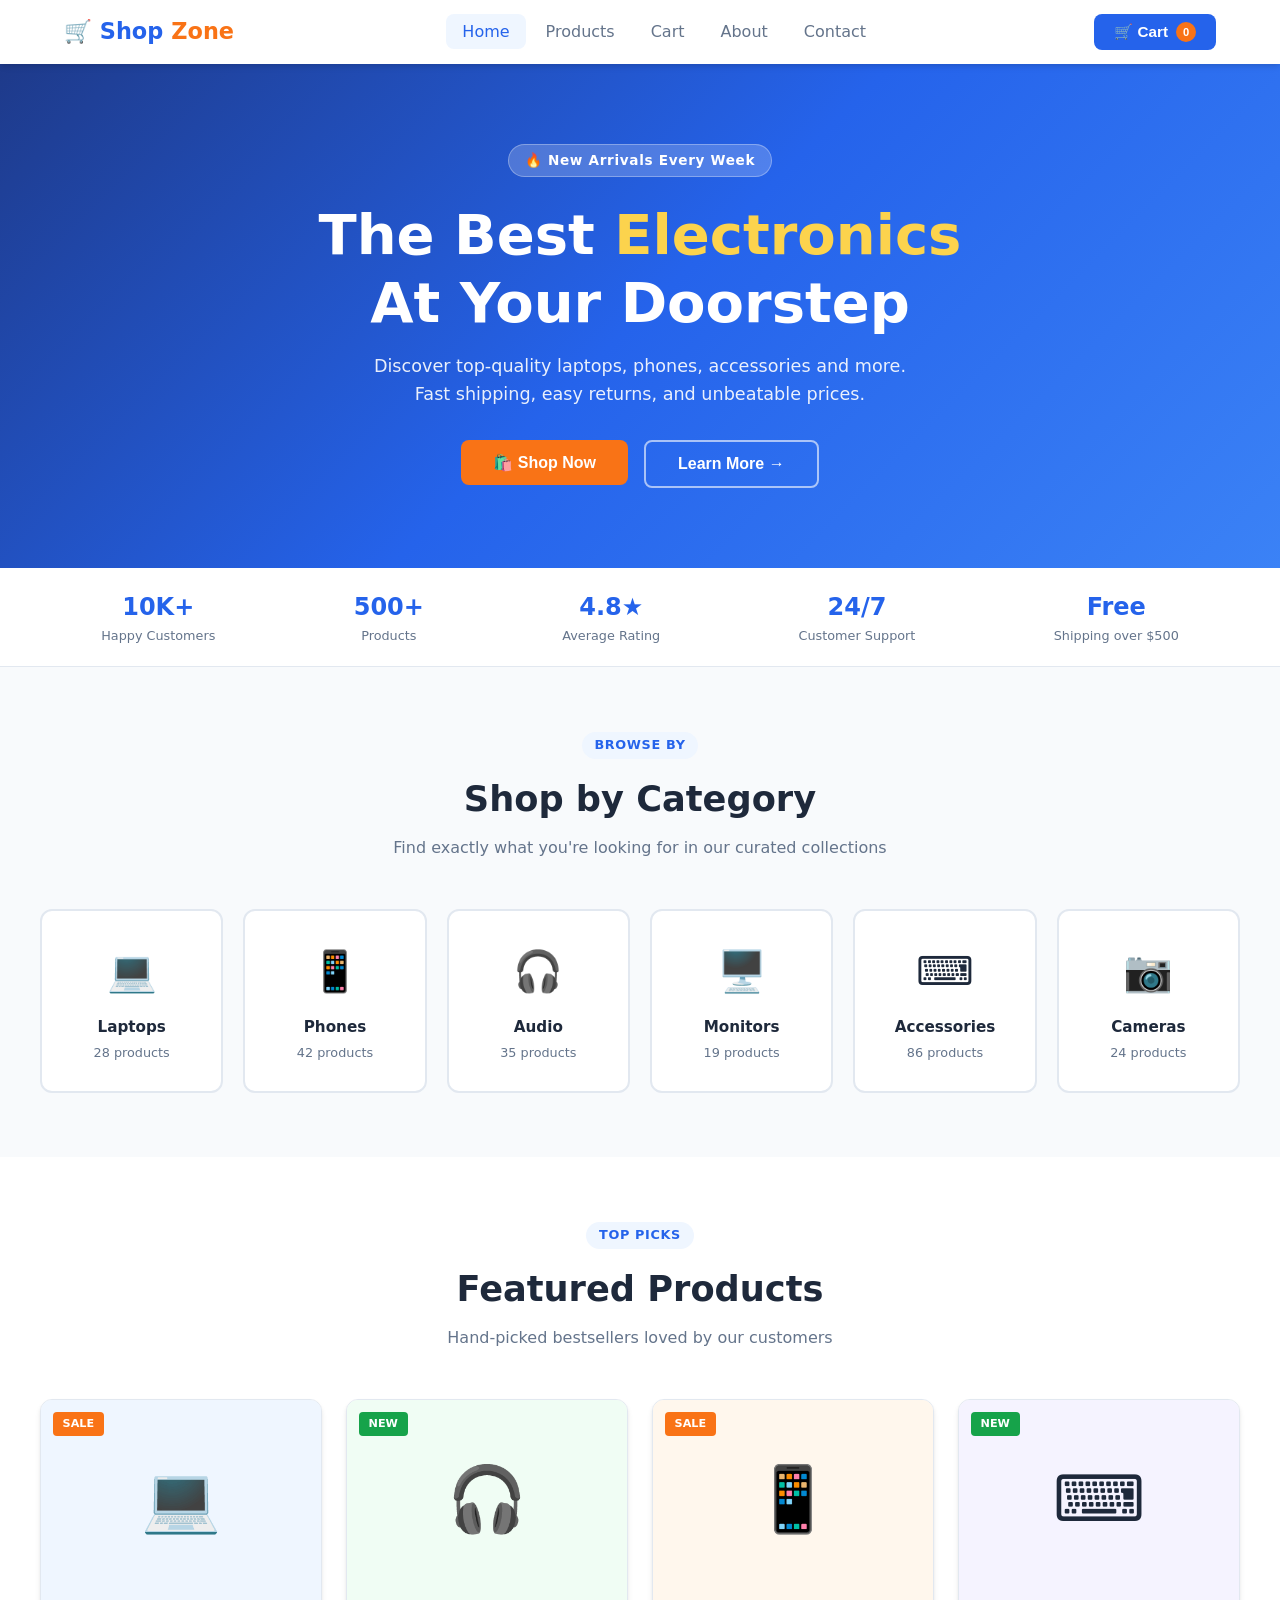
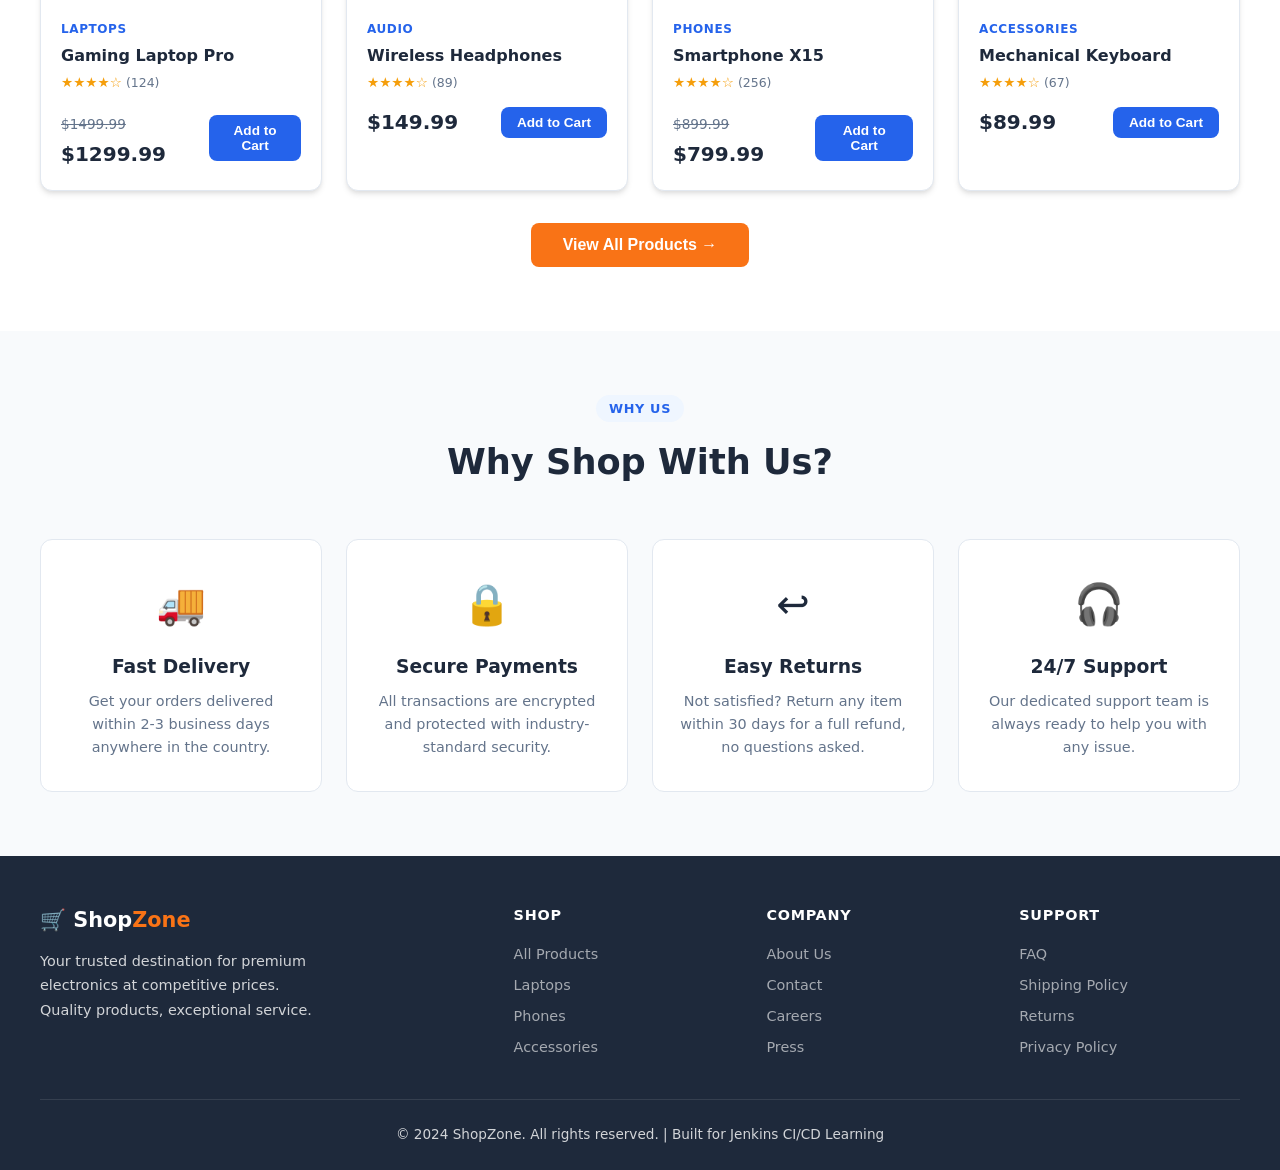
<file: ecommerce_app/src/main/webapp/index.html>
<!DOCTYPE html>
<html lang="en">
<head>
    <meta charset="UTF-8">
    <meta name="viewport" content="width=device-width, initial-scale=1.0">
    <title>ShopZone - Your One-Stop Electronics Store</title>
    <link rel="stylesheet" href="css/style.css">
</head>
<body>

<!-- ===== Navbar ===== -->
<nav class="navbar">
    <div class="nav-container">
        <a href="index.html" class="nav-logo">🛒 Shop<span>Zone</span></a>
        <ul class="nav-links">
            <li><a href="index.html" class="active">Home</a></li>
            <li><a href="products.html">Products</a></li>
            <li><a href="cart.html">Cart</a></li>
            <li><a href="about.html">About</a></li>
            <li><a href="contact.html">Contact</a></li>
        </ul>
        <div class="nav-actions">
            <a href="cart.html">
                <button class="cart-btn">
                    🛒 Cart <span class="cart-count">0</span>
                </button>
            </a>
        </div>
    </div>
</nav>

<!-- ===== Hero ===== -->
<section class="hero">
    <div class="hero-content">
        <div class="hero-badge">🔥 New Arrivals Every Week</div>
        <h1>The Best <span>Electronics</span><br>At Your Doorstep</h1>
        <p>Discover top-quality laptops, phones, accessories and more. Fast shipping, easy returns, and unbeatable prices.</p>
        <div class="hero-buttons">
            <a href="products.html"><button class="btn-primary">🛍️ Shop Now</button></a>
            <a href="about.html"><button class="btn-outline">Learn More →</button></a>
        </div>
    </div>
</section>

<!-- ===== Stats Bar ===== -->
<div class="stats-bar">
    <div class="stats-container">
        <div class="stat-item">
            <div class="stat-value">10K+</div>
            <div class="stat-label">Happy Customers</div>
        </div>
        <div class="stat-item">
            <div class="stat-value">500+</div>
            <div class="stat-label">Products</div>
        </div>
        <div class="stat-item">
            <div class="stat-value">4.8★</div>
            <div class="stat-label">Average Rating</div>
        </div>
        <div class="stat-item">
            <div class="stat-value">24/7</div>
            <div class="stat-label">Customer Support</div>
        </div>
        <div class="stat-item">
            <div class="stat-value">Free</div>
            <div class="stat-label">Shipping over $500</div>
        </div>
    </div>
</div>

<!-- ===== Categories ===== -->
<section class="section">
    <div class="container">
        <div class="section-header">
            <div class="section-tag">Browse By</div>
            <h2>Shop by Category</h2>
            <p>Find exactly what you're looking for in our curated collections</p>
        </div>
        <div class="categories-grid">
            <a href="products.html" class="category-card">
                <div class="category-icon">💻</div>
                <h3>Laptops</h3>
                <p>28 products</p>
            </a>
            <a href="products.html" class="category-card">
                <div class="category-icon">📱</div>
                <h3>Phones</h3>
                <p>42 products</p>
            </a>
            <a href="products.html" class="category-card">
                <div class="category-icon">🎧</div>
                <h3>Audio</h3>
                <p>35 products</p>
            </a>
            <a href="products.html" class="category-card">
                <div class="category-icon">🖥️</div>
                <h3>Monitors</h3>
                <p>19 products</p>
            </a>
            <a href="products.html" class="category-card">
                <div class="category-icon">⌨️</div>
                <h3>Accessories</h3>
                <p>86 products</p>
            </a>
            <a href="products.html" class="category-card">
                <div class="category-icon">📷</div>
                <h3>Cameras</h3>
                <p>24 products</p>
            </a>
        </div>
    </div>
</section>

<!-- ===== Featured Products ===== -->
<section class="section section-alt">
    <div class="container">
        <div class="section-header">
            <div class="section-tag">Top Picks</div>
            <h2>Featured Products</h2>
            <p>Hand-picked bestsellers loved by our customers</p>
        </div>
        <div class="products-grid" id="featured-grid"></div>
        <div style="text-align:center; margin-top:2rem;">
            <a href="products.html"><button class="btn-primary">View All Products →</button></a>
        </div>
    </div>
</section>

<!-- ===== Features ===== -->
<section class="section">
    <div class="container">
        <div class="section-header">
            <div class="section-tag">Why Us</div>
            <h2>Why Shop With Us?</h2>
        </div>
        <div class="features-grid">
            <div class="feature-card">
                <div class="feature-icon">🚚</div>
                <h3>Fast Delivery</h3>
                <p>Get your orders delivered within 2-3 business days anywhere in the country.</p>
            </div>
            <div class="feature-card">
                <div class="feature-icon">🔒</div>
                <h3>Secure Payments</h3>
                <p>All transactions are encrypted and protected with industry-standard security.</p>
            </div>
            <div class="feature-card">
                <div class="feature-icon">↩️</div>
                <h3>Easy Returns</h3>
                <p>Not satisfied? Return any item within 30 days for a full refund, no questions asked.</p>
            </div>
            <div class="feature-card">
                <div class="feature-icon">🎧</div>
                <h3>24/7 Support</h3>
                <p>Our dedicated support team is always ready to help you with any issue.</p>
            </div>
        </div>
    </div>
</section>

<!-- ===== Footer ===== -->
<footer class="footer">
    <div class="footer-grid">
        <div class="footer-brand">
            <div class="logo">🛒 Shop<span>Zone</span></div>
            <p>Your trusted destination for premium electronics at competitive prices. Quality products, exceptional service.</p>
        </div>
        <div class="footer-col">
            <h4>Shop</h4>
            <a href="products.html">All Products</a>
            <a href="products.html">Laptops</a>
            <a href="products.html">Phones</a>
            <a href="products.html">Accessories</a>
        </div>
        <div class="footer-col">
            <h4>Company</h4>
            <a href="about.html">About Us</a>
            <a href="contact.html">Contact</a>
            <a href="#">Careers</a>
            <a href="#">Press</a>
        </div>
        <div class="footer-col">
            <h4>Support</h4>
            <a href="#">FAQ</a>
            <a href="#">Shipping Policy</a>
            <a href="#">Returns</a>
            <a href="#">Privacy Policy</a>
        </div>
    </div>
    <div class="footer-bottom">
        <p>&copy; 2024 ShopZone. All rights reserved. | Built for Jenkins CI/CD Learning</p>
    </div>
</footer>

<script src="js/app.js"></script>
</body>
</html>
</file>
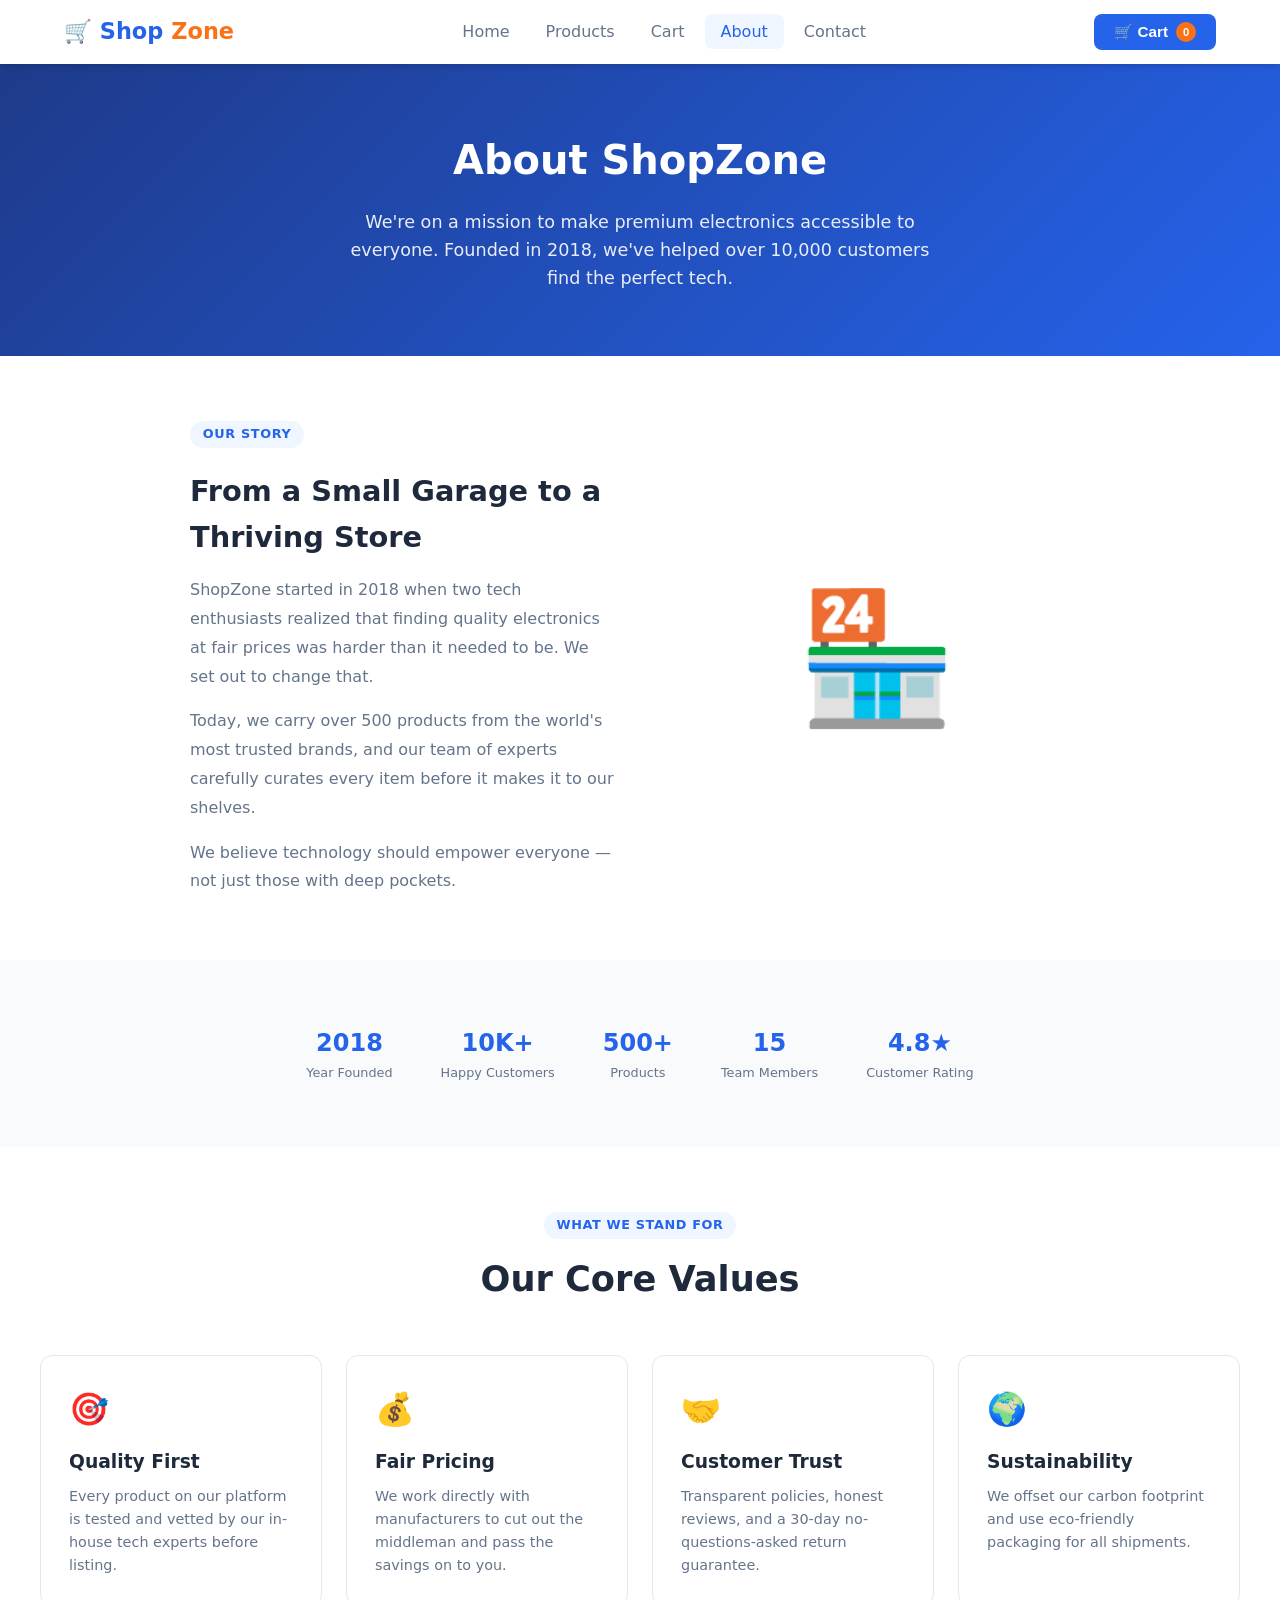
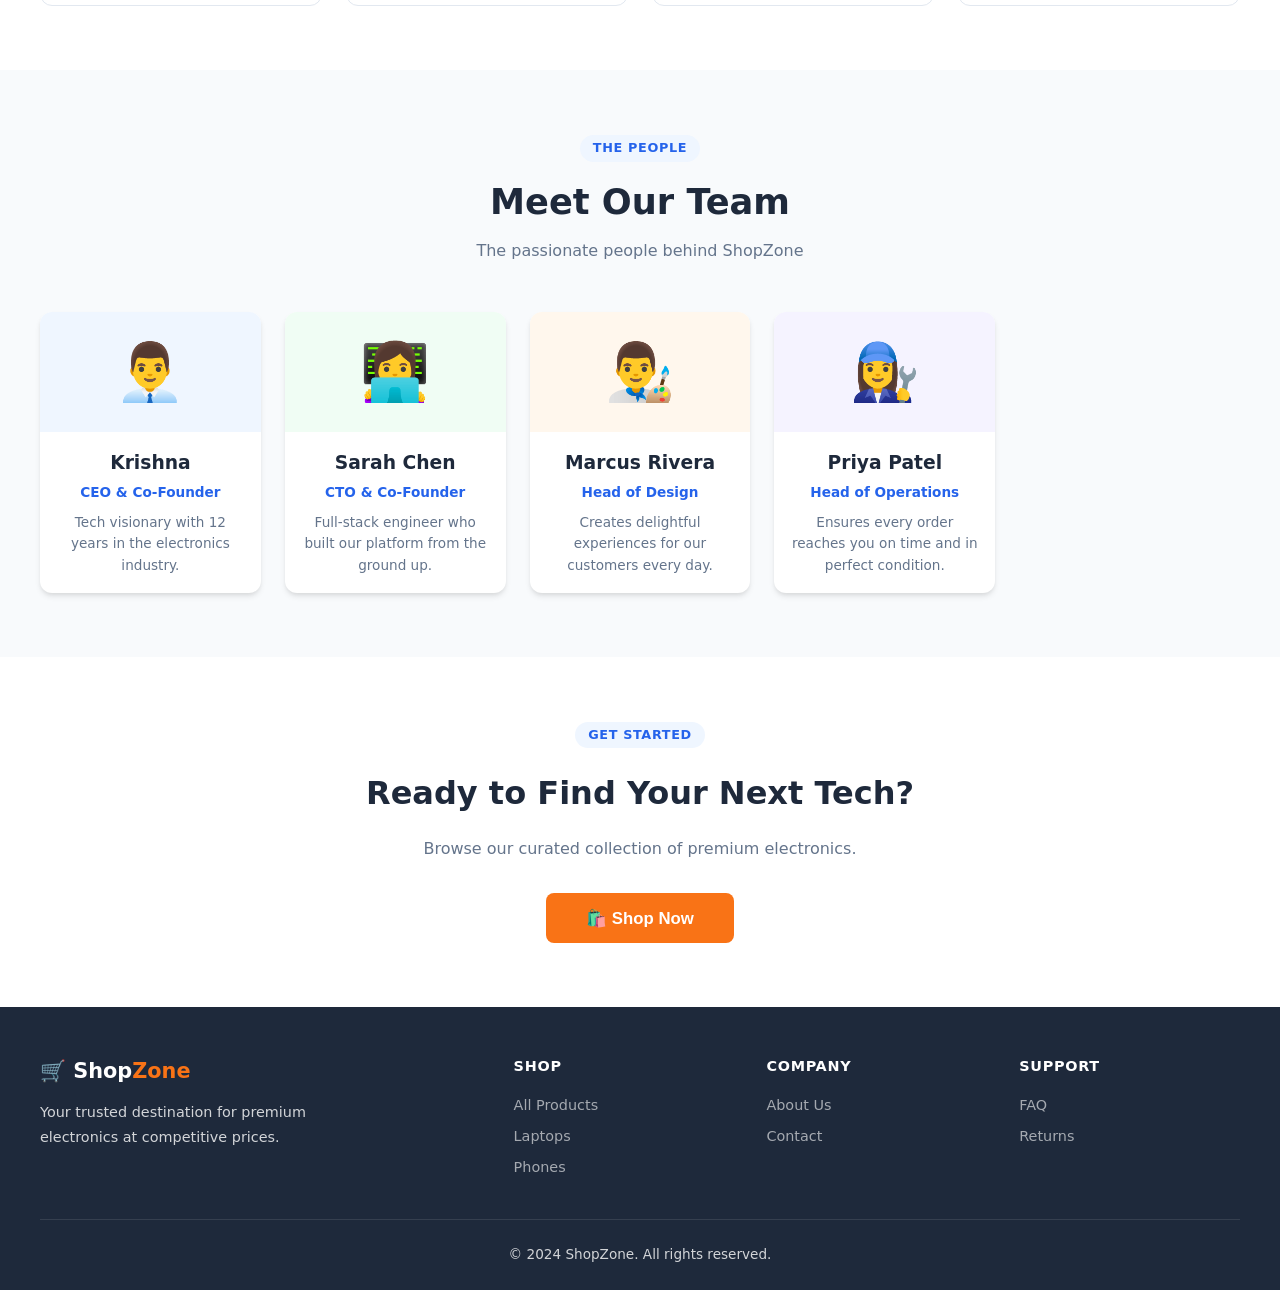
<file: ecommerce_app/src/main/webapp/about.html>
<!DOCTYPE html>
<html lang="en">
<head>
    <meta charset="UTF-8">
    <meta name="viewport" content="width=device-width, initial-scale=1.0">
    <title>About Us - ShopZone</title>
    <link rel="stylesheet" href="css/style.css">
</head>
<body>

<!-- ===== Navbar ===== -->
<nav class="navbar">
    <div class="nav-container">
        <a href="index.html" class="nav-logo">🛒 Shop<span>Zone</span></a>
        <ul class="nav-links">
            <li><a href="index.html">Home</a></li>
            <li><a href="products.html">Products</a></li>
            <li><a href="cart.html">Cart</a></li>
            <li><a href="about.html" class="active">About</a></li>
            <li><a href="contact.html">Contact</a></li>
        </ul>
        <div class="nav-actions">
            <a href="cart.html">
                <button class="cart-btn">🛒 Cart <span class="cart-count">0</span></button>
            </a>
        </div>
    </div>
</nav>

<!-- ===== About Hero ===== -->
<div class="about-hero">
    <h1>About ShopZone</h1>
    <p>We're on a mission to make premium electronics accessible to everyone. Founded in 2018, we've helped over 10,000 customers find the perfect tech.</p>
</div>

<!-- ===== Our Story ===== -->
<section class="section section-alt">
    <div class="container">
        <div style="display:grid; grid-template-columns:1fr 1fr; gap:3rem; align-items:center; max-width:900px; margin:0 auto;">
            <div>
                <div class="section-tag">Our Story</div>
                <h2 style="font-size:1.8rem; font-weight:800; margin:0.5rem 0 1rem;">From a Small Garage to a Thriving Store</h2>
                <p style="color:#64748B; line-height:1.8; margin-bottom:1rem;">ShopZone started in 2018 when two tech enthusiasts realized that finding quality electronics at fair prices was harder than it needed to be. We set out to change that.</p>
                <p style="color:#64748B; line-height:1.8; margin-bottom:1rem;">Today, we carry over 500 products from the world's most trusted brands, and our team of experts carefully curates every item before it makes it to our shelves.</p>
                <p style="color:#64748B; line-height:1.8;">We believe technology should empower everyone — not just those with deep pockets.</p>
            </div>
            <div style="text-align:center; font-size:8rem; line-height:1;">🏪</div>
        </div>
    </div>
</section>

<!-- ===== Stats ===== -->
<section class="section">
    <div class="container">
        <div class="stats-container" style="justify-content:center; gap:3rem;">
            <div class="stat-item">
                <div class="stat-value">2018</div>
                <div class="stat-label">Year Founded</div>
            </div>
            <div class="stat-item">
                <div class="stat-value">10K+</div>
                <div class="stat-label">Happy Customers</div>
            </div>
            <div class="stat-item">
                <div class="stat-value">500+</div>
                <div class="stat-label">Products</div>
            </div>
            <div class="stat-item">
                <div class="stat-value">15</div>
                <div class="stat-label">Team Members</div>
            </div>
            <div class="stat-item">
                <div class="stat-value">4.8★</div>
                <div class="stat-label">Customer Rating</div>
            </div>
        </div>
    </div>
</section>

<!-- ===== Values ===== -->
<section class="section section-alt">
    <div class="container">
        <div class="section-header">
            <div class="section-tag">What We Stand For</div>
            <h2>Our Core Values</h2>
        </div>
        <div class="values-grid">
            <div class="value-card">
                <div class="value-icon">🎯</div>
                <h3>Quality First</h3>
                <p>Every product on our platform is tested and vetted by our in-house tech experts before listing.</p>
            </div>
            <div class="value-card">
                <div class="value-icon">💰</div>
                <h3>Fair Pricing</h3>
                <p>We work directly with manufacturers to cut out the middleman and pass the savings on to you.</p>
            </div>
            <div class="value-card">
                <div class="value-icon">🤝</div>
                <h3>Customer Trust</h3>
                <p>Transparent policies, honest reviews, and a 30-day no-questions-asked return guarantee.</p>
            </div>
            <div class="value-card">
                <div class="value-icon">🌍</div>
                <h3>Sustainability</h3>
                <p>We offset our carbon footprint and use eco-friendly packaging for all shipments.</p>
            </div>
        </div>
    </div>
</section>

<!-- ===== Team ===== -->
<section class="section">
    <div class="container">
        <div class="section-header">
            <div class="section-tag">The People</div>
            <h2>Meet Our Team</h2>
            <p>The passionate people behind ShopZone</p>
        </div>
        <div class="team-grid">
            <div class="team-card">
                <div class="team-avatar" style="background:#EFF6FF;">👨‍💼</div>
                <div class="team-info">
                    <h3>Krishna</h3>
                    <div class="role">CEO & Co-Founder</div>
                    <p>Tech visionary with 12 years in the electronics industry.</p>
                </div>
            </div>
            <div class="team-card">
                <div class="team-avatar" style="background:#F0FDF4;">👩‍💻</div>
                <div class="team-info">
                    <h3>Sarah Chen</h3>
                    <div class="role">CTO & Co-Founder</div>
                    <p>Full-stack engineer who built our platform from the ground up.</p>
                </div>
            </div>
            <div class="team-card">
                <div class="team-avatar" style="background:#FFF7ED;">👨‍🎨</div>
                <div class="team-info">
                    <h3>Marcus Rivera</h3>
                    <div class="role">Head of Design</div>
                    <p>Creates delightful experiences for our customers every day.</p>
                </div>
            </div>
            <div class="team-card">
                <div class="team-avatar" style="background:#F5F3FF;">👩‍🔧</div>
                <div class="team-info">
                    <h3>Priya Patel</h3>
                    <div class="role">Head of Operations</div>
                    <p>Ensures every order reaches you on time and in perfect condition.</p>
                </div>
            </div>
        </div>
    </div>
</section>

<!-- ===== CTA ===== -->
<section class="section section-alt" style="text-align:center;">
    <div class="container">
        <div class="section-tag">Get Started</div>
        <h2 style="font-size:2rem; font-weight:800; margin:0.5rem 0 1rem;">Ready to Find Your Next Tech?</h2>
        <p style="color:#64748B; margin-bottom:2rem;">Browse our curated collection of premium electronics.</p>
        <a href="products.html"><button class="btn-primary" style="font-size:1.05rem; padding:0.9rem 2.5rem;">🛍️ Shop Now</button></a>
    </div>
</section>

<!-- ===== Footer ===== -->
<footer class="footer">
    <div class="footer-grid">
        <div class="footer-brand">
            <div class="logo">🛒 Shop<span>Zone</span></div>
            <p>Your trusted destination for premium electronics at competitive prices.</p>
        </div>
        <div class="footer-col">
            <h4>Shop</h4>
            <a href="products.html">All Products</a>
            <a href="products.html">Laptops</a>
            <a href="products.html">Phones</a>
        </div>
        <div class="footer-col">
            <h4>Company</h4>
            <a href="about.html">About Us</a>
            <a href="contact.html">Contact</a>
        </div>
        <div class="footer-col">
            <h4>Support</h4>
            <a href="#">FAQ</a>
            <a href="#">Returns</a>
        </div>
    </div>
    <div class="footer-bottom">
        <p>&copy; 2024 ShopZone. All rights reserved.</p>
    </div>
</footer>

<script src="js/app.js"></script>
</body>
</html>
</file>
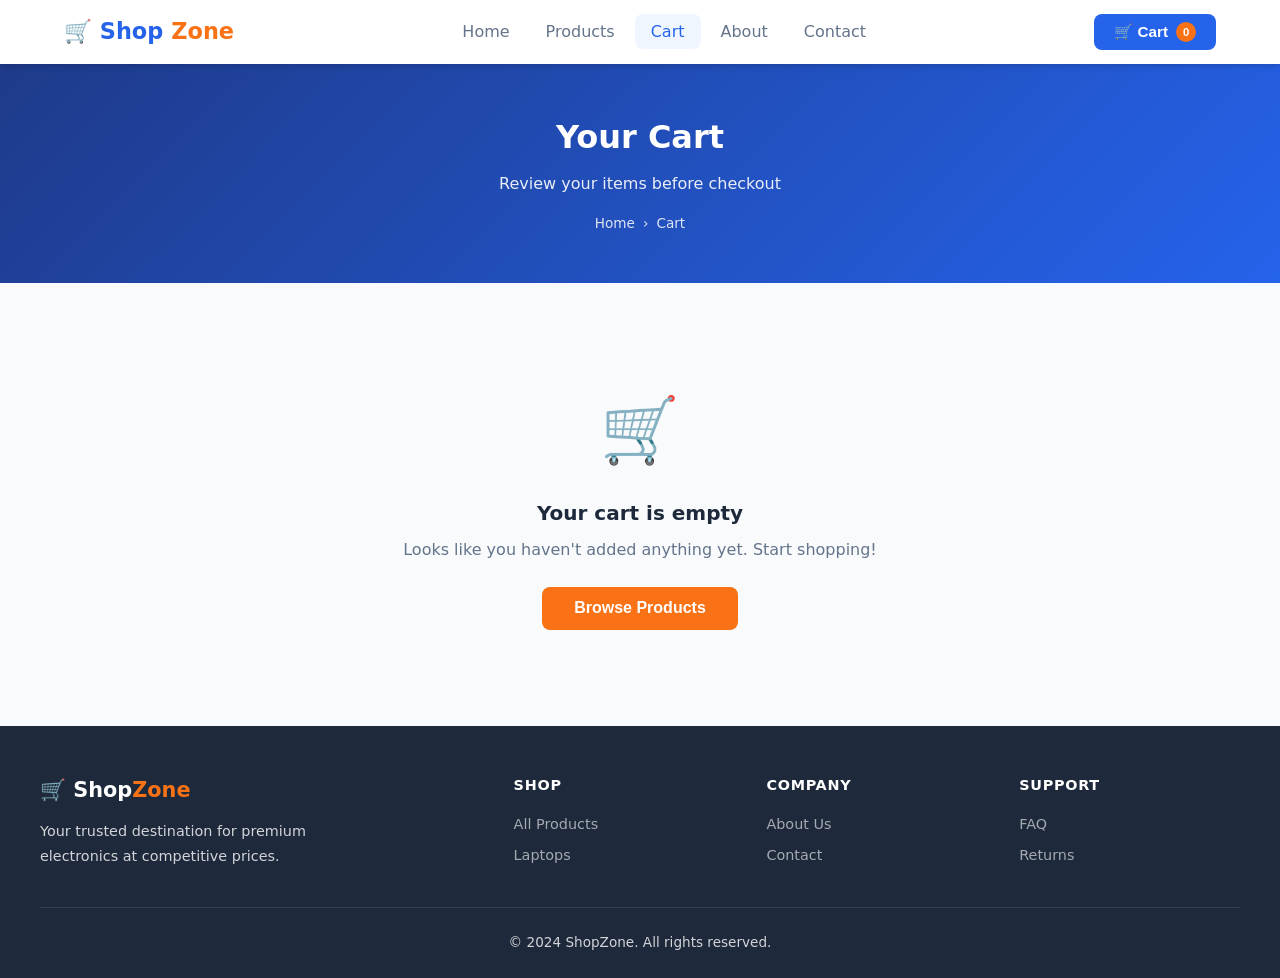
<file: ecommerce_app/src/main/webapp/cart.html>
<!DOCTYPE html>
<html lang="en">
<head>
    <meta charset="UTF-8">
    <meta name="viewport" content="width=device-width, initial-scale=1.0">
    <title>Cart - ShopZone</title>
    <link rel="stylesheet" href="css/style.css">
</head>
<body>

<!-- ===== Navbar ===== -->
<nav class="navbar">
    <div class="nav-container">
        <a href="index.html" class="nav-logo">🛒 Shop<span>Zone</span></a>
        <ul class="nav-links">
            <li><a href="index.html">Home</a></li>
            <li><a href="products.html">Products</a></li>
            <li><a href="cart.html" class="active">Cart</a></li>
            <li><a href="about.html">About</a></li>
            <li><a href="contact.html">Contact</a></li>
        </ul>
        <div class="nav-actions">
            <a href="cart.html">
                <button class="cart-btn">🛒 Cart <span class="cart-count">0</span></button>
            </a>
        </div>
    </div>
</nav>

<!-- ===== Page Header ===== -->
<div class="page-header">
    <h1>Your Cart</h1>
    <p>Review your items before checkout</p>
    <div class="breadcrumb">
        <a href="index.html">Home</a> &rsaquo; <span>Cart</span>
    </div>
</div>

<!-- ===== Cart Content ===== -->
<div class="cart-page">

    <!-- Empty State -->
    <div class="cart-empty" id="cart-empty" style="display:none;">
        <div class="cart-empty-icon">🛒</div>
        <h3>Your cart is empty</h3>
        <p>Looks like you haven't added anything yet. Start shopping!</p>
        <a href="products.html"><button class="btn-primary">Browse Products</button></a>
    </div>

    <!-- Cart Table + Summary -->
    <div class="cart-layout" id="cart-table">
        <div>
            <div class="cart-table">
                <table>
                    <thead>
                        <tr>
                            <th>Product</th>
                            <th>Price</th>
                            <th>Quantity</th>
                            <th>Total</th>
                            <th></th>
                        </tr>
                    </thead>
                    <tbody id="cart-body"></tbody>
                </table>
            </div>
            <div style="margin-top:1rem; display:flex; gap:1rem; flex-wrap:wrap;">
                <a href="products.html"><button class="btn-outline" style="color:#2563EB; border-color:#2563EB;">← Continue Shopping</button></a>
            </div>
        </div>

        <!-- Order Summary -->
        <div class="order-summary">
            <h3>Order Summary</h3>

            <div class="summary-row">
                <span class="label">Subtotal</span>
                <span class="value" id="summary-subtotal">$0.00</span>
            </div>
            <div class="summary-row discount">
                <span class="label">Discount</span>
                <span class="value" id="summary-discount">$0.00</span>
            </div>
            <div class="summary-row">
                <span class="label">Tax (8%)</span>
                <span class="value" id="summary-tax">$0.00</span>
            </div>
            <div class="summary-row">
                <span class="label">Shipping</span>
                <span class="value" id="summary-shipping">$0.00</span>
            </div>
            <div class="summary-row total">
                <span class="label">Total</span>
                <span class="value" id="summary-total">$0.00</span>
            </div>

            <div class="coupon-section">
                <label for="coupon-input">Have a coupon code?</label>
                <div class="coupon-input">
                    <input type="text" id="coupon-input" placeholder="e.g. SAVE10" maxlength="20">
                    <button class="coupon-apply-btn" id="coupon-apply-btn">Apply</button>
                </div>
                <div class="coupon-msg" id="coupon-msg"></div>
            </div>

            <button class="checkout-btn" onclick="showToast('Checkout coming soon! This is a demo store.', '')">
                Proceed to Checkout →
            </button>

            <div style="text-align:center; margin-top:1rem; font-size:0.8rem; color:#64748B;">
                🔒 Secure checkout &nbsp;|&nbsp; 30-day returns
            </div>
        </div>
    </div>

</div>

<!-- ===== Footer ===== -->
<footer class="footer">
    <div class="footer-grid">
        <div class="footer-brand">
            <div class="logo">🛒 Shop<span>Zone</span></div>
            <p>Your trusted destination for premium electronics at competitive prices.</p>
        </div>
        <div class="footer-col">
            <h4>Shop</h4>
            <a href="products.html">All Products</a>
            <a href="products.html">Laptops</a>
        </div>
        <div class="footer-col">
            <h4>Company</h4>
            <a href="about.html">About Us</a>
            <a href="contact.html">Contact</a>
        </div>
        <div class="footer-col">
            <h4>Support</h4>
            <a href="#">FAQ</a>
            <a href="#">Returns</a>
        </div>
    </div>
    <div class="footer-bottom">
        <p>&copy; 2024 ShopZone. All rights reserved.</p>
    </div>
</footer>

<script src="js/app.js"></script>
</body>
</html>
</file>
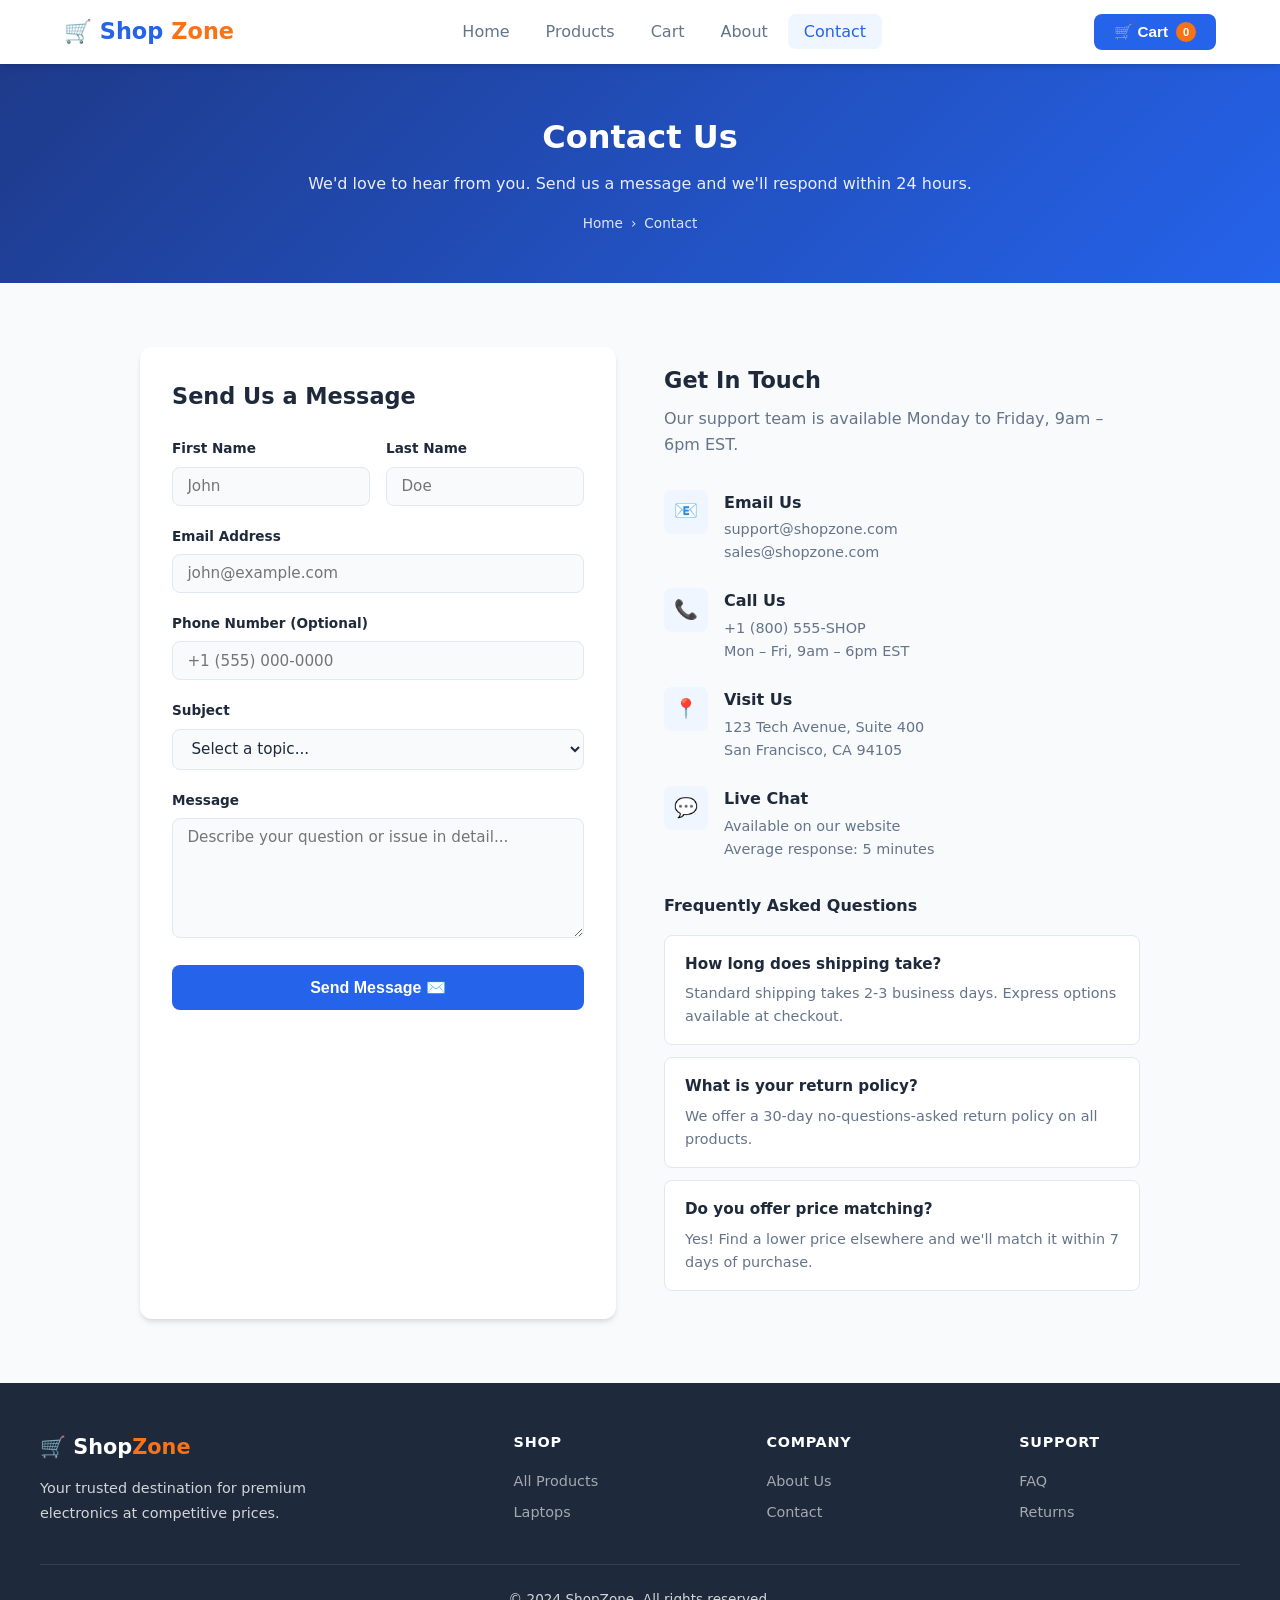
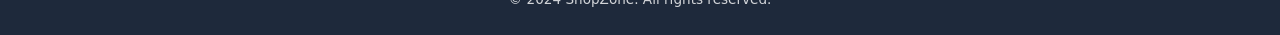
<file: ecommerce_app/src/main/webapp/contact.html>
<!DOCTYPE html>
<html lang="en">
<head>
    <meta charset="UTF-8">
    <meta name="viewport" content="width=device-width, initial-scale=1.0">
    <title>Contact Us - ShopZone</title>
    <link rel="stylesheet" href="css/style.css">
</head>
<body>

<!-- ===== Navbar ===== -->
<nav class="navbar">
    <div class="nav-container">
        <a href="index.html" class="nav-logo">🛒 Shop<span>Zone</span></a>
        <ul class="nav-links">
            <li><a href="index.html">Home</a></li>
            <li><a href="products.html">Products</a></li>
            <li><a href="cart.html">Cart</a></li>
            <li><a href="about.html">About</a></li>
            <li><a href="contact.html" class="active">Contact</a></li>
        </ul>
        <div class="nav-actions">
            <a href="cart.html">
                <button class="cart-btn">🛒 Cart <span class="cart-count">0</span></button>
            </a>
        </div>
    </div>
</nav>

<!-- ===== Page Header ===== -->
<div class="page-header">
    <h1>Contact Us</h1>
    <p>We'd love to hear from you. Send us a message and we'll respond within 24 hours.</p>
    <div class="breadcrumb">
        <a href="index.html">Home</a> &rsaquo; <span>Contact</span>
    </div>
</div>

<!-- ===== Contact Section ===== -->
<section class="section">
    <div class="container">
        <div class="contact-layout">

            <!-- Contact Form -->
            <div class="contact-form-card">
                <h2>Send Us a Message</h2>
                <form id="contact-form">
                    <div style="display:grid; grid-template-columns:1fr 1fr; gap:1rem;">
                        <div class="form-group">
                            <label for="first-name">First Name</label>
                            <input type="text" id="first-name" placeholder="John" required>
                        </div>
                        <div class="form-group">
                            <label for="last-name">Last Name</label>
                            <input type="text" id="last-name" placeholder="Doe" required>
                        </div>
                    </div>
                    <div class="form-group">
                        <label for="email">Email Address</label>
                        <input type="email" id="email" placeholder="john@example.com" required>
                    </div>
                    <div class="form-group">
                        <label for="phone">Phone Number (Optional)</label>
                        <input type="tel" id="phone" placeholder="+1 (555) 000-0000">
                    </div>
                    <div class="form-group">
                        <label for="subject">Subject</label>
                        <select id="subject">
                            <option value="">Select a topic...</option>
                            <option value="order">Order Issue</option>
                            <option value="return">Return / Refund</option>
                            <option value="product">Product Question</option>
                            <option value="shipping">Shipping Inquiry</option>
                            <option value="other">Other</option>
                        </select>
                    </div>
                    <div class="form-group">
                        <label for="message">Message</label>
                        <textarea id="message" placeholder="Describe your question or issue in detail..." required></textarea>
                    </div>
                    <button type="submit" class="submit-btn">Send Message ✉️</button>
                </form>
            </div>

            <!-- Contact Info -->
            <div class="contact-info-card">
                <h2>Get In Touch</h2>
                <p>Our support team is available Monday to Friday, 9am – 6pm EST.</p>

                <div class="info-item">
                    <div class="info-icon">📧</div>
                    <div class="info-text">
                        <h4>Email Us</h4>
                        <p>support@shopzone.com</p>
                        <p>sales@shopzone.com</p>
                    </div>
                </div>
                <div class="info-item">
                    <div class="info-icon">📞</div>
                    <div class="info-text">
                        <h4>Call Us</h4>
                        <p>+1 (800) 555-SHOP</p>
                        <p>Mon – Fri, 9am – 6pm EST</p>
                    </div>
                </div>
                <div class="info-item">
                    <div class="info-icon">📍</div>
                    <div class="info-text">
                        <h4>Visit Us</h4>
                        <p>123 Tech Avenue, Suite 400</p>
                        <p>San Francisco, CA 94105</p>
                    </div>
                </div>
                <div class="info-item">
                    <div class="info-icon">💬</div>
                    <div class="info-text">
                        <h4>Live Chat</h4>
                        <p>Available on our website</p>
                        <p>Average response: 5 minutes</p>
                    </div>
                </div>

                <!-- FAQ -->
                <div style="margin-top:2rem;">
                    <h3 style="font-weight:700; margin-bottom:1rem; font-size:1rem;">Frequently Asked Questions</h3>
                    <div class="faq-item">
                        <h4>How long does shipping take?</h4>
                        <p>Standard shipping takes 2-3 business days. Express options available at checkout.</p>
                    </div>
                    <div class="faq-item">
                        <h4>What is your return policy?</h4>
                        <p>We offer a 30-day no-questions-asked return policy on all products.</p>
                    </div>
                    <div class="faq-item">
                        <h4>Do you offer price matching?</h4>
                        <p>Yes! Find a lower price elsewhere and we'll match it within 7 days of purchase.</p>
                    </div>
                </div>
            </div>

        </div>
    </div>
</section>

<!-- ===== Footer ===== -->
<footer class="footer">
    <div class="footer-grid">
        <div class="footer-brand">
            <div class="logo">🛒 Shop<span>Zone</span></div>
            <p>Your trusted destination for premium electronics at competitive prices.</p>
        </div>
        <div class="footer-col">
            <h4>Shop</h4>
            <a href="products.html">All Products</a>
            <a href="products.html">Laptops</a>
        </div>
        <div class="footer-col">
            <h4>Company</h4>
            <a href="about.html">About Us</a>
            <a href="contact.html">Contact</a>
        </div>
        <div class="footer-col">
            <h4>Support</h4>
            <a href="#">FAQ</a>
            <a href="#">Returns</a>
        </div>
    </div>
    <div class="footer-bottom">
        <p>&copy; 2024 ShopZone. All rights reserved.</p>
    </div>
</footer>

<script src="js/app.js"></script>
</body>
</html>
</file>
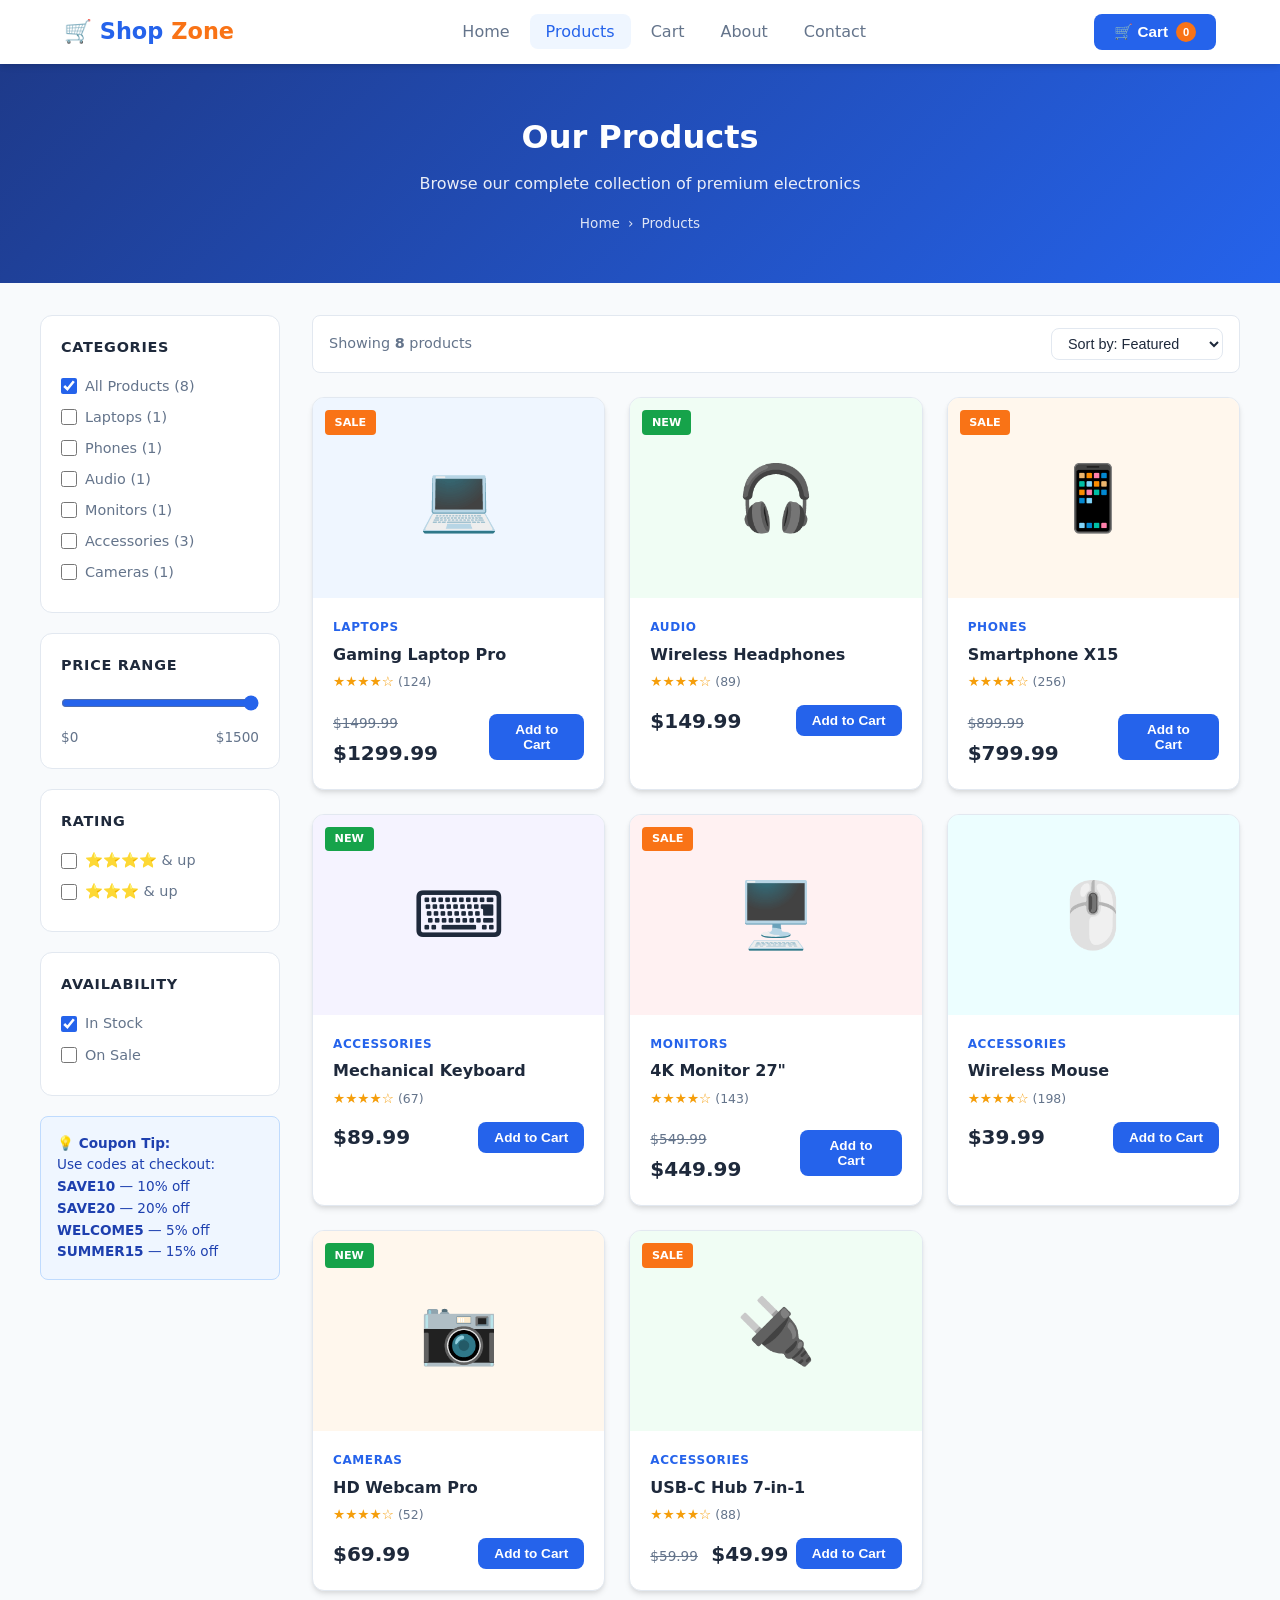
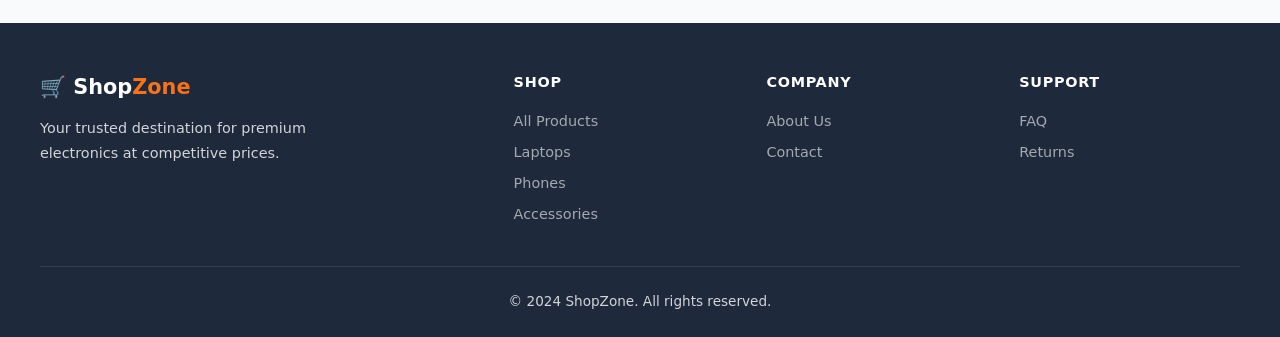
<file: ecommerce_app/src/main/webapp/products.html>
<!DOCTYPE html>
<html lang="en">
<head>
    <meta charset="UTF-8">
    <meta name="viewport" content="width=device-width, initial-scale=1.0">
    <title>Products - ShopZone</title>
    <link rel="stylesheet" href="css/style.css">
</head>
<body>

<!-- ===== Navbar ===== -->
<nav class="navbar">
    <div class="nav-container">
        <a href="index.html" class="nav-logo">🛒 Shop<span>Zone</span></a>
        <ul class="nav-links">
            <li><a href="index.html">Home</a></li>
            <li><a href="products.html" class="active">Products</a></li>
            <li><a href="cart.html">Cart</a></li>
            <li><a href="about.html">About</a></li>
            <li><a href="contact.html">Contact</a></li>
        </ul>
        <div class="nav-actions">
            <a href="cart.html">
                <button class="cart-btn">🛒 Cart <span class="cart-count">0</span></button>
            </a>
        </div>
    </div>
</nav>

<!-- ===== Page Header ===== -->
<div class="page-header">
    <h1>Our Products</h1>
    <p>Browse our complete collection of premium electronics</p>
    <div class="breadcrumb">
        <a href="index.html">Home</a> &rsaquo; <span>Products</span>
    </div>
</div>

<!-- ===== Products Layout ===== -->
<div class="products-page">
    <div class="products-layout">

        <!-- Sidebar Filters -->
        <aside class="sidebar">
            <div class="sidebar-section">
                <h3>Categories</h3>
                <div class="filter-option">
                    <input type="checkbox" id="cat-all" checked>
                    <label for="cat-all">All Products (8)</label>
                </div>
                <div class="filter-option">
                    <input type="checkbox" id="cat-laptop">
                    <label for="cat-laptop">Laptops (1)</label>
                </div>
                <div class="filter-option">
                    <input type="checkbox" id="cat-phone">
                    <label for="cat-phone">Phones (1)</label>
                </div>
                <div class="filter-option">
                    <input type="checkbox" id="cat-audio">
                    <label for="cat-audio">Audio (1)</label>
                </div>
                <div class="filter-option">
                    <input type="checkbox" id="cat-monitor">
                    <label for="cat-monitor">Monitors (1)</label>
                </div>
                <div class="filter-option">
                    <input type="checkbox" id="cat-acc">
                    <label for="cat-acc">Accessories (3)</label>
                </div>
                <div class="filter-option">
                    <input type="checkbox" id="cat-cam">
                    <label for="cat-cam">Cameras (1)</label>
                </div>
            </div>

            <div class="sidebar-section">
                <h3>Price Range</h3>
                <input type="range" class="price-range" min="0" max="1500" value="1500"
                       oninput="document.getElementById('price-val').textContent = '$0 - $' + this.value">
                <div class="price-display">
                    <span>$0</span>
                    <span id="price-val">$1500</span>
                </div>
            </div>

            <div class="sidebar-section">
                <h3>Rating</h3>
                <div class="filter-option">
                    <input type="checkbox" id="r4">
                    <label for="r4">⭐⭐⭐⭐ &amp; up</label>
                </div>
                <div class="filter-option">
                    <input type="checkbox" id="r3">
                    <label for="r3">⭐⭐⭐ &amp; up</label>
                </div>
            </div>

            <div class="sidebar-section">
                <h3>Availability</h3>
                <div class="filter-option">
                    <input type="checkbox" id="in-stock" checked>
                    <label for="in-stock">In Stock</label>
                </div>
                <div class="filter-option">
                    <input type="checkbox" id="on-sale">
                    <label for="on-sale">On Sale</label>
                </div>
            </div>

            <div style="background:#EFF6FF; border:1px solid #BFDBFE; border-radius:8px; padding:1rem; font-size:0.85rem; color:#1E40AF;">
                <strong>💡 Coupon Tip:</strong><br>
                Use codes at checkout:<br>
                <strong>SAVE10</strong> — 10% off<br>
                <strong>SAVE20</strong> — 20% off<br>
                <strong>WELCOME5</strong> — 5% off<br>
                <strong>SUMMER15</strong> — 15% off
            </div>
        </aside>

        <!-- Products Main Area -->
        <div class="products-main">
            <div class="products-toolbar">
                <span class="products-count">Showing <strong>8</strong> products</span>
                <select class="sort-select">
                    <option>Sort by: Featured</option>
                    <option>Price: Low to High</option>
                    <option>Price: High to Low</option>
                    <option>Rating: High to Low</option>
                    <option>Newest First</option>
                </select>
            </div>
            <div class="products-grid" id="products-grid"></div>
        </div>

    </div>
</div>

<!-- ===== Footer ===== -->
<footer class="footer">
    <div class="footer-grid">
        <div class="footer-brand">
            <div class="logo">🛒 Shop<span>Zone</span></div>
            <p>Your trusted destination for premium electronics at competitive prices.</p>
        </div>
        <div class="footer-col">
            <h4>Shop</h4>
            <a href="products.html">All Products</a>
            <a href="products.html">Laptops</a>
            <a href="products.html">Phones</a>
            <a href="products.html">Accessories</a>
        </div>
        <div class="footer-col">
            <h4>Company</h4>
            <a href="about.html">About Us</a>
            <a href="contact.html">Contact</a>
        </div>
        <div class="footer-col">
            <h4>Support</h4>
            <a href="#">FAQ</a>
            <a href="#">Returns</a>
        </div>
    </div>
    <div class="footer-bottom">
        <p>&copy; 2024 ShopZone. All rights reserved.</p>
    </div>
</footer>

<script src="js/app.js"></script>
</body>
</html>
</file>
<file: ecommerce_app/src/main/webapp/css/style.css>
/* ===== CSS Variables ===== */
:root {
    --primary: #2563EB;
    --primary-dark: #1D4ED8;
    --accent: #F97316;
    --accent-dark: #EA6C0A;
    --dark: #1E293B;
    --gray: #64748B;
    --light-gray: #E2E8F0;
    --bg: #F8FAFC;
    --white: #FFFFFF;
    --success: #16A34A;
    --danger: #DC2626;
    --shadow: 0 4px 6px -1px rgba(0,0,0,0.1), 0 2px 4px -1px rgba(0,0,0,0.06);
    --shadow-lg: 0 10px 15px -3px rgba(0,0,0,0.1), 0 4px 6px -2px rgba(0,0,0,0.05);
    --radius: 8px;
    --radius-lg: 12px;
}

/* ===== Reset ===== */
*, *::before, *::after { box-sizing: border-box; margin: 0; padding: 0; }
html { scroll-behavior: smooth; }
body {
    font-family: 'Segoe UI', system-ui, -apple-system, sans-serif;
    background: var(--bg);
    color: var(--dark);
    line-height: 1.6;
}
a { text-decoration: none; color: inherit; }
img { max-width: 100%; display: block; }
ul { list-style: none; }

/* ===== Navbar ===== */
.navbar {
    background: var(--white);
    box-shadow: var(--shadow);
    position: sticky;
    top: 0;
    z-index: 100;
}
.nav-container {
    max-width: 1200px;
    margin: 0 auto;
    padding: 0 1.5rem;
    display: flex;
    align-items: center;
    justify-content: space-between;
    height: 64px;
}
.nav-logo {
    display: flex;
    align-items: center;
    gap: 0.5rem;
    font-size: 1.4rem;
    font-weight: 700;
    color: var(--primary);
}
.nav-logo span { color: var(--accent); }
.nav-links {
    display: flex;
    align-items: center;
    gap: 0.25rem;
}
.nav-links a {
    padding: 0.5rem 1rem;
    border-radius: var(--radius);
    font-weight: 500;
    color: var(--gray);
    transition: all 0.2s;
}
.nav-links a:hover, .nav-links a.active {
    background: #EFF6FF;
    color: var(--primary);
}
.nav-actions { display: flex; align-items: center; gap: 0.75rem; }
.cart-btn {
    position: relative;
    background: var(--primary);
    color: var(--white);
    border: none;
    padding: 0.5rem 1.25rem;
    border-radius: var(--radius);
    font-size: 0.95rem;
    font-weight: 600;
    cursor: pointer;
    display: flex;
    align-items: center;
    gap: 0.5rem;
    transition: background 0.2s;
}
.cart-btn:hover { background: var(--primary-dark); }
.cart-count {
    background: var(--accent);
    color: var(--white);
    font-size: 0.7rem;
    font-weight: 700;
    width: 20px;
    height: 20px;
    border-radius: 50%;
    display: flex;
    align-items: center;
    justify-content: center;
}

/* ===== Hero Section ===== */
.hero {
    background: linear-gradient(135deg, #1E3A8A 0%, #2563EB 50%, #3B82F6 100%);
    color: var(--white);
    padding: 5rem 1.5rem;
    text-align: center;
}
.hero-content { max-width: 700px; margin: 0 auto; }
.hero-badge {
    display: inline-block;
    background: rgba(255,255,255,0.2);
    border: 1px solid rgba(255,255,255,0.3);
    padding: 0.3rem 1rem;
    border-radius: 50px;
    font-size: 0.85rem;
    font-weight: 600;
    margin-bottom: 1.5rem;
    letter-spacing: 0.05em;
}
.hero h1 {
    font-size: clamp(2rem, 5vw, 3.5rem);
    font-weight: 800;
    margin-bottom: 1rem;
    line-height: 1.2;
}
.hero h1 span { color: #FCD34D; }
.hero p {
    font-size: 1.1rem;
    opacity: 0.9;
    margin-bottom: 2rem;
    max-width: 550px;
    margin-left: auto;
    margin-right: auto;
}
.hero-buttons { display: flex; gap: 1rem; justify-content: center; flex-wrap: wrap; }
.btn-primary {
    background: var(--accent);
    color: var(--white);
    padding: 0.8rem 2rem;
    border-radius: var(--radius);
    font-weight: 700;
    font-size: 1rem;
    border: none;
    cursor: pointer;
    transition: all 0.2s;
    display: inline-flex;
    align-items: center;
    gap: 0.5rem;
}
.btn-primary:hover { background: var(--accent-dark); transform: translateY(-2px); box-shadow: var(--shadow-lg); }
.btn-outline {
    background: transparent;
    color: var(--white);
    padding: 0.8rem 2rem;
    border-radius: var(--radius);
    font-weight: 600;
    font-size: 1rem;
    border: 2px solid rgba(255,255,255,0.6);
    cursor: pointer;
    transition: all 0.2s;
    display: inline-flex;
    align-items: center;
    gap: 0.5rem;
}
.btn-outline:hover { background: rgba(255,255,255,0.15); border-color: white; }

/* ===== Stats Bar ===== */
.stats-bar {
    background: var(--white);
    border-bottom: 1px solid var(--light-gray);
    padding: 1.25rem;
}
.stats-container {
    max-width: 1200px;
    margin: 0 auto;
    display: flex;
    justify-content: space-around;
    flex-wrap: wrap;
    gap: 1rem;
}
.stat-item { text-align: center; }
.stat-value { font-size: 1.5rem; font-weight: 800; color: var(--primary); }
.stat-label { font-size: 0.8rem; color: var(--gray); font-weight: 500; }

/* ===== Section Layout ===== */
.section { padding: 4rem 1.5rem; }
.section-alt { background: var(--white); }
.container { max-width: 1200px; margin: 0 auto; }
.section-header { text-align: center; margin-bottom: 3rem; }
.section-header h2 { font-size: clamp(1.5rem, 3vw, 2.2rem); font-weight: 800; color: var(--dark); margin-bottom: 0.5rem; }
.section-header p { color: var(--gray); font-size: 1rem; }
.section-tag {
    display: inline-block;
    background: #EFF6FF;
    color: var(--primary);
    font-size: 0.8rem;
    font-weight: 700;
    padding: 0.2rem 0.8rem;
    border-radius: 50px;
    margin-bottom: 0.75rem;
    letter-spacing: 0.05em;
    text-transform: uppercase;
}

/* ===== Categories ===== */
.categories-grid {
    display: grid;
    grid-template-columns: repeat(auto-fit, minmax(160px, 1fr));
    gap: 1.25rem;
}
.category-card {
    background: var(--white);
    border-radius: var(--radius-lg);
    padding: 1.75rem 1rem;
    text-align: center;
    border: 2px solid var(--light-gray);
    cursor: pointer;
    transition: all 0.25s;
}
.category-card:hover { border-color: var(--primary); transform: translateY(-4px); box-shadow: var(--shadow-lg); }
.category-icon { font-size: 2.5rem; margin-bottom: 0.75rem; }
.category-card h3 { font-size: 0.95rem; font-weight: 700; color: var(--dark); }
.category-card p { font-size: 0.8rem; color: var(--gray); margin-top: 0.2rem; }

/* ===== Product Cards ===== */
.products-grid {
    display: grid;
    grid-template-columns: repeat(auto-fill, minmax(260px, 1fr));
    gap: 1.5rem;
}
.product-card {
    background: var(--white);
    border-radius: var(--radius-lg);
    overflow: hidden;
    box-shadow: var(--shadow);
    transition: all 0.25s;
    border: 1px solid var(--light-gray);
}
.product-card:hover { transform: translateY(-5px); box-shadow: var(--shadow-lg); }
.product-image {
    height: 200px;
    display: flex;
    align-items: center;
    justify-content: center;
    font-size: 4rem;
    position: relative;
}
.product-badge {
    position: absolute;
    top: 12px;
    left: 12px;
    background: var(--accent);
    color: var(--white);
    font-size: 0.7rem;
    font-weight: 700;
    padding: 0.2rem 0.6rem;
    border-radius: 4px;
    text-transform: uppercase;
}
.product-badge.new { background: var(--success); }
.product-info { padding: 1.25rem; }
.product-category { font-size: 0.75rem; font-weight: 600; color: var(--primary); text-transform: uppercase; letter-spacing: 0.05em; }
.product-name { font-size: 1rem; font-weight: 700; color: var(--dark); margin: 0.25rem 0; }
.product-desc { font-size: 0.85rem; color: var(--gray); margin-bottom: 1rem; }
.product-footer { display: flex; align-items: center; justify-content: space-between; }
.product-price { font-size: 1.25rem; font-weight: 800; color: var(--dark); }
.product-price .old-price { font-size: 0.85rem; font-weight: 400; color: var(--gray); text-decoration: line-through; margin-right: 0.4rem; }
.add-to-cart-btn {
    background: var(--primary);
    color: var(--white);
    border: none;
    padding: 0.5rem 1rem;
    border-radius: var(--radius);
    font-size: 0.85rem;
    font-weight: 600;
    cursor: pointer;
    transition: all 0.2s;
}
.add-to-cart-btn:hover { background: var(--primary-dark); }
.add-to-cart-btn.added { background: var(--success); }
.product-rating { display: flex; align-items: center; gap: 0.25rem; margin-bottom: 0.75rem; }
.stars { color: #F59E0B; font-size: 0.85rem; }
.rating-count { font-size: 0.78rem; color: var(--gray); }

/* ===== Products Page Layout ===== */
.products-page { padding: 2rem 1.5rem; }
.products-layout { display: flex; gap: 2rem; max-width: 1200px; margin: 0 auto; }
.sidebar {
    width: 240px;
    flex-shrink: 0;
}
.sidebar-section {
    background: var(--white);
    border-radius: var(--radius-lg);
    padding: 1.25rem;
    margin-bottom: 1.25rem;
    border: 1px solid var(--light-gray);
}
.sidebar-section h3 { font-size: 0.9rem; font-weight: 700; color: var(--dark); margin-bottom: 1rem; text-transform: uppercase; letter-spacing: 0.05em; }
.filter-option { display: flex; align-items: center; gap: 0.5rem; margin-bottom: 0.5rem; cursor: pointer; }
.filter-option input[type="checkbox"] { accent-color: var(--primary); width: 16px; height: 16px; cursor: pointer; }
.filter-option label { font-size: 0.9rem; color: var(--gray); cursor: pointer; }
.price-range { width: 100%; accent-color: var(--primary); }
.price-display { display: flex; justify-content: space-between; font-size: 0.85rem; color: var(--gray); margin-top: 0.5rem; }
.products-main { flex: 1; }
.products-toolbar {
    display: flex;
    align-items: center;
    justify-content: space-between;
    margin-bottom: 1.5rem;
    background: var(--white);
    padding: 0.75rem 1rem;
    border-radius: var(--radius);
    border: 1px solid var(--light-gray);
    flex-wrap: wrap;
    gap: 0.75rem;
}
.products-count { font-size: 0.9rem; color: var(--gray); }
.sort-select {
    padding: 0.4rem 0.75rem;
    border: 1px solid var(--light-gray);
    border-radius: var(--radius);
    font-size: 0.9rem;
    color: var(--dark);
    background: var(--white);
    cursor: pointer;
}

/* ===== Cart Page ===== */
.cart-page { padding: 2rem 1.5rem; max-width: 1200px; margin: 0 auto; }
.cart-layout { display: grid; grid-template-columns: 1fr 360px; gap: 2rem; }
.cart-table { background: var(--white); border-radius: var(--radius-lg); overflow: hidden; box-shadow: var(--shadow); }
.cart-table table { width: 100%; border-collapse: collapse; }
.cart-table th { background: #F1F5F9; padding: 1rem 1.25rem; text-align: left; font-size: 0.8rem; font-weight: 700; color: var(--gray); text-transform: uppercase; letter-spacing: 0.05em; }
.cart-table td { padding: 1rem 1.25rem; border-bottom: 1px solid var(--light-gray); vertical-align: middle; }
.cart-table tr:last-child td { border-bottom: none; }
.cart-item-info { display: flex; align-items: center; gap: 1rem; }
.cart-item-img { width: 60px; height: 60px; border-radius: var(--radius); display: flex; align-items: center; justify-content: center; font-size: 1.8rem; flex-shrink: 0; }
.cart-item-name { font-weight: 600; font-size: 0.95rem; }
.cart-item-category { font-size: 0.8rem; color: var(--gray); }
.qty-control { display: flex; align-items: center; gap: 0.5rem; }
.qty-btn { width: 28px; height: 28px; border: 1px solid var(--light-gray); background: var(--white); border-radius: 4px; cursor: pointer; font-size: 1rem; display: flex; align-items: center; justify-content: center; transition: all 0.2s; }
.qty-btn:hover { background: var(--light-gray); }
.qty-value { font-weight: 600; min-width: 24px; text-align: center; }
.remove-btn { background: none; border: none; color: var(--danger); cursor: pointer; font-size: 0.85rem; font-weight: 500; padding: 0.3rem 0.5rem; border-radius: 4px; transition: all 0.2s; }
.remove-btn:hover { background: #FEF2F2; }
.cart-empty { text-align: center; padding: 4rem 2rem; }
.cart-empty-icon { font-size: 4rem; margin-bottom: 1rem; }
.cart-empty h3 { font-size: 1.25rem; font-weight: 700; margin-bottom: 0.5rem; }
.cart-empty p { color: var(--gray); margin-bottom: 1.5rem; }

/* ===== Order Summary ===== */
.order-summary { background: var(--white); border-radius: var(--radius-lg); padding: 1.5rem; box-shadow: var(--shadow); height: fit-content; }
.order-summary h3 { font-size: 1.1rem; font-weight: 700; margin-bottom: 1.5rem; }
.summary-row { display: flex; justify-content: space-between; margin-bottom: 0.75rem; font-size: 0.95rem; }
.summary-row.total { font-weight: 700; font-size: 1.1rem; border-top: 2px solid var(--light-gray); padding-top: 0.75rem; margin-top: 0.75rem; }
.summary-row .label { color: var(--gray); }
.summary-row.discount .value { color: var(--success); }
.coupon-section { margin: 1.25rem 0; }
.coupon-section label { font-size: 0.85rem; font-weight: 600; display: block; margin-bottom: 0.5rem; }
.coupon-input { display: flex; gap: 0.5rem; }
.coupon-input input {
    flex: 1;
    padding: 0.5rem 0.75rem;
    border: 1px solid var(--light-gray);
    border-radius: var(--radius);
    font-size: 0.9rem;
    outline: none;
    transition: border 0.2s;
}
.coupon-input input:focus { border-color: var(--primary); }
.coupon-apply-btn {
    background: var(--dark);
    color: var(--white);
    border: none;
    padding: 0.5rem 1rem;
    border-radius: var(--radius);
    font-size: 0.85rem;
    font-weight: 600;
    cursor: pointer;
    transition: background 0.2s;
}
.coupon-apply-btn:hover { background: var(--primary); }
.coupon-msg { font-size: 0.8rem; margin-top: 0.4rem; }
.coupon-msg.success { color: var(--success); }
.coupon-msg.error { color: var(--danger); }
.checkout-btn {
    width: 100%;
    background: var(--primary);
    color: var(--white);
    border: none;
    padding: 0.9rem;
    border-radius: var(--radius);
    font-size: 1rem;
    font-weight: 700;
    cursor: pointer;
    margin-top: 1rem;
    transition: background 0.2s;
}
.checkout-btn:hover { background: var(--primary-dark); }

/* ===== About Page ===== */
.about-hero { background: linear-gradient(135deg, #1E3A8A, #2563EB); color: white; padding: 4rem 1.5rem; text-align: center; }
.about-hero h1 { font-size: 2.5rem; font-weight: 800; margin-bottom: 1rem; }
.about-hero p { font-size: 1.1rem; opacity: 0.9; max-width: 600px; margin: 0 auto; }
.team-grid { display: grid; grid-template-columns: repeat(auto-fill, minmax(220px, 1fr)); gap: 1.5rem; }
.team-card { background: var(--white); border-radius: var(--radius-lg); overflow: hidden; box-shadow: var(--shadow); text-align: center; }
.team-avatar { height: 120px; display: flex; align-items: center; justify-content: center; font-size: 3.5rem; }
.team-info { padding: 1rem; }
.team-info h3 { font-weight: 700; margin-bottom: 0.25rem; }
.team-info .role { font-size: 0.85rem; color: var(--primary); font-weight: 600; }
.team-info p { font-size: 0.85rem; color: var(--gray); margin-top: 0.5rem; }
.values-grid { display: grid; grid-template-columns: repeat(auto-fit, minmax(240px, 1fr)); gap: 1.5rem; }
.value-card { background: var(--white); border-radius: var(--radius-lg); padding: 1.75rem; border: 1px solid var(--light-gray); }
.value-icon { font-size: 2rem; margin-bottom: 0.75rem; }
.value-card h3 { font-weight: 700; margin-bottom: 0.5rem; }
.value-card p { font-size: 0.9rem; color: var(--gray); }

/* ===== Contact Page ===== */
.contact-layout { display: grid; grid-template-columns: 1fr 1fr; gap: 3rem; max-width: 1000px; margin: 0 auto; }
.contact-form-card { background: var(--white); border-radius: var(--radius-lg); padding: 2rem; box-shadow: var(--shadow); }
.contact-form-card h2 { font-size: 1.4rem; font-weight: 700; margin-bottom: 1.5rem; }
.form-group { margin-bottom: 1.25rem; }
.form-group label { display: block; font-size: 0.85rem; font-weight: 600; margin-bottom: 0.4rem; color: var(--dark); }
.form-group input, .form-group textarea, .form-group select {
    width: 100%;
    padding: 0.6rem 0.9rem;
    border: 1px solid var(--light-gray);
    border-radius: var(--radius);
    font-size: 0.95rem;
    font-family: inherit;
    color: var(--dark);
    background: var(--bg);
    outline: none;
    transition: border 0.2s;
}
.form-group input:focus, .form-group textarea:focus, .form-group select:focus { border-color: var(--primary); background: var(--white); }
.form-group textarea { resize: vertical; min-height: 120px; }
.submit-btn {
    width: 100%;
    background: var(--primary);
    color: var(--white);
    border: none;
    padding: 0.8rem;
    border-radius: var(--radius);
    font-size: 1rem;
    font-weight: 700;
    cursor: pointer;
    transition: background 0.2s;
}
.submit-btn:hover { background: var(--primary-dark); }
.contact-info-card { padding: 1rem 0; }
.contact-info-card h2 { font-size: 1.4rem; font-weight: 700; margin-bottom: 0.5rem; }
.contact-info-card > p { color: var(--gray); margin-bottom: 2rem; }
.info-item { display: flex; align-items: flex-start; gap: 1rem; margin-bottom: 1.5rem; }
.info-icon { width: 44px; height: 44px; background: #EFF6FF; border-radius: var(--radius); display: flex; align-items: center; justify-content: center; font-size: 1.2rem; flex-shrink: 0; }
.info-text h4 { font-weight: 700; margin-bottom: 0.2rem; }
.info-text p { font-size: 0.9rem; color: var(--gray); }
.faq-item { background: var(--white); border-radius: var(--radius); padding: 1rem 1.25rem; margin-bottom: 0.75rem; border: 1px solid var(--light-gray); }
.faq-item h4 { font-weight: 700; margin-bottom: 0.4rem; font-size: 0.95rem; }
.faq-item p { font-size: 0.9rem; color: var(--gray); }

/* ===== Features Section ===== */
.features-grid { display: grid; grid-template-columns: repeat(auto-fit, minmax(220px, 1fr)); gap: 1.5rem; }
.feature-card { text-align: center; padding: 2rem 1.5rem; background: var(--white); border-radius: var(--radius-lg); border: 1px solid var(--light-gray); }
.feature-icon { font-size: 2.5rem; margin-bottom: 1rem; }
.feature-card h3 { font-weight: 700; margin-bottom: 0.5rem; }
.feature-card p { font-size: 0.9rem; color: var(--gray); }

/* ===== Page Header ===== */
.page-header { background: linear-gradient(135deg, #1E3A8A, #2563EB); color: white; padding: 3rem 1.5rem; text-align: center; }
.page-header h1 { font-size: 2rem; font-weight: 800; margin-bottom: 0.5rem; }
.page-header p { opacity: 0.9; }
.breadcrumb { display: flex; align-items: center; justify-content: center; gap: 0.5rem; font-size: 0.85rem; margin-top: 1rem; opacity: 0.85; }
.breadcrumb a:hover { opacity: 1; text-decoration: underline; }

/* ===== Footer ===== */
.footer { background: var(--dark); color: rgba(255,255,255,0.8); padding: 3rem 1.5rem 1.5rem; }
.footer-grid { display: grid; grid-template-columns: 2fr 1fr 1fr 1fr; gap: 2rem; max-width: 1200px; margin: 0 auto 2rem; }
.footer-brand .logo { font-size: 1.3rem; font-weight: 700; color: white; margin-bottom: 0.75rem; }
.footer-brand .logo span { color: var(--accent); }
.footer-brand p { font-size: 0.9rem; line-height: 1.7; max-width: 280px; }
.footer-col h4 { font-size: 0.9rem; font-weight: 700; color: white; margin-bottom: 1rem; text-transform: uppercase; letter-spacing: 0.05em; }
.footer-col a { display: block; font-size: 0.9rem; margin-bottom: 0.5rem; opacity: 0.75; transition: opacity 0.2s; }
.footer-col a:hover { opacity: 1; }
.footer-bottom { border-top: 1px solid rgba(255,255,255,0.1); padding-top: 1.5rem; text-align: center; font-size: 0.85rem; max-width: 1200px; margin: 0 auto; }

/* ===== Toast Notification ===== */
.toast {
    position: fixed;
    bottom: 2rem;
    right: 2rem;
    background: var(--dark);
    color: white;
    padding: 0.9rem 1.5rem;
    border-radius: var(--radius);
    box-shadow: var(--shadow-lg);
    font-size: 0.95rem;
    font-weight: 500;
    z-index: 9999;
    transform: translateY(100px);
    opacity: 0;
    transition: all 0.3s ease;
    display: flex;
    align-items: center;
    gap: 0.5rem;
}
.toast.show { transform: translateY(0); opacity: 1; }
.toast.success { background: var(--success); }
.toast.error { background: var(--danger); }

/* ===== Utilities ===== */
.text-center { text-align: center; }
.mt-1 { margin-top: 0.5rem; }
.mt-2 { margin-top: 1rem; }
.mt-3 { margin-top: 1.5rem; }

/* ===== Responsive ===== */
@media (max-width: 900px) {
    .footer-grid { grid-template-columns: 1fr 1fr; }
    .cart-layout { grid-template-columns: 1fr; }
    .products-layout { flex-direction: column; }
    .sidebar { width: 100%; }
    .contact-layout { grid-template-columns: 1fr; }
}
@media (max-width: 640px) {
    .nav-links { display: none; }
    .hero { padding: 3rem 1.5rem; }
    .footer-grid { grid-template-columns: 1fr; }
    .stats-container { gap: 1.5rem; }
}
</file>
